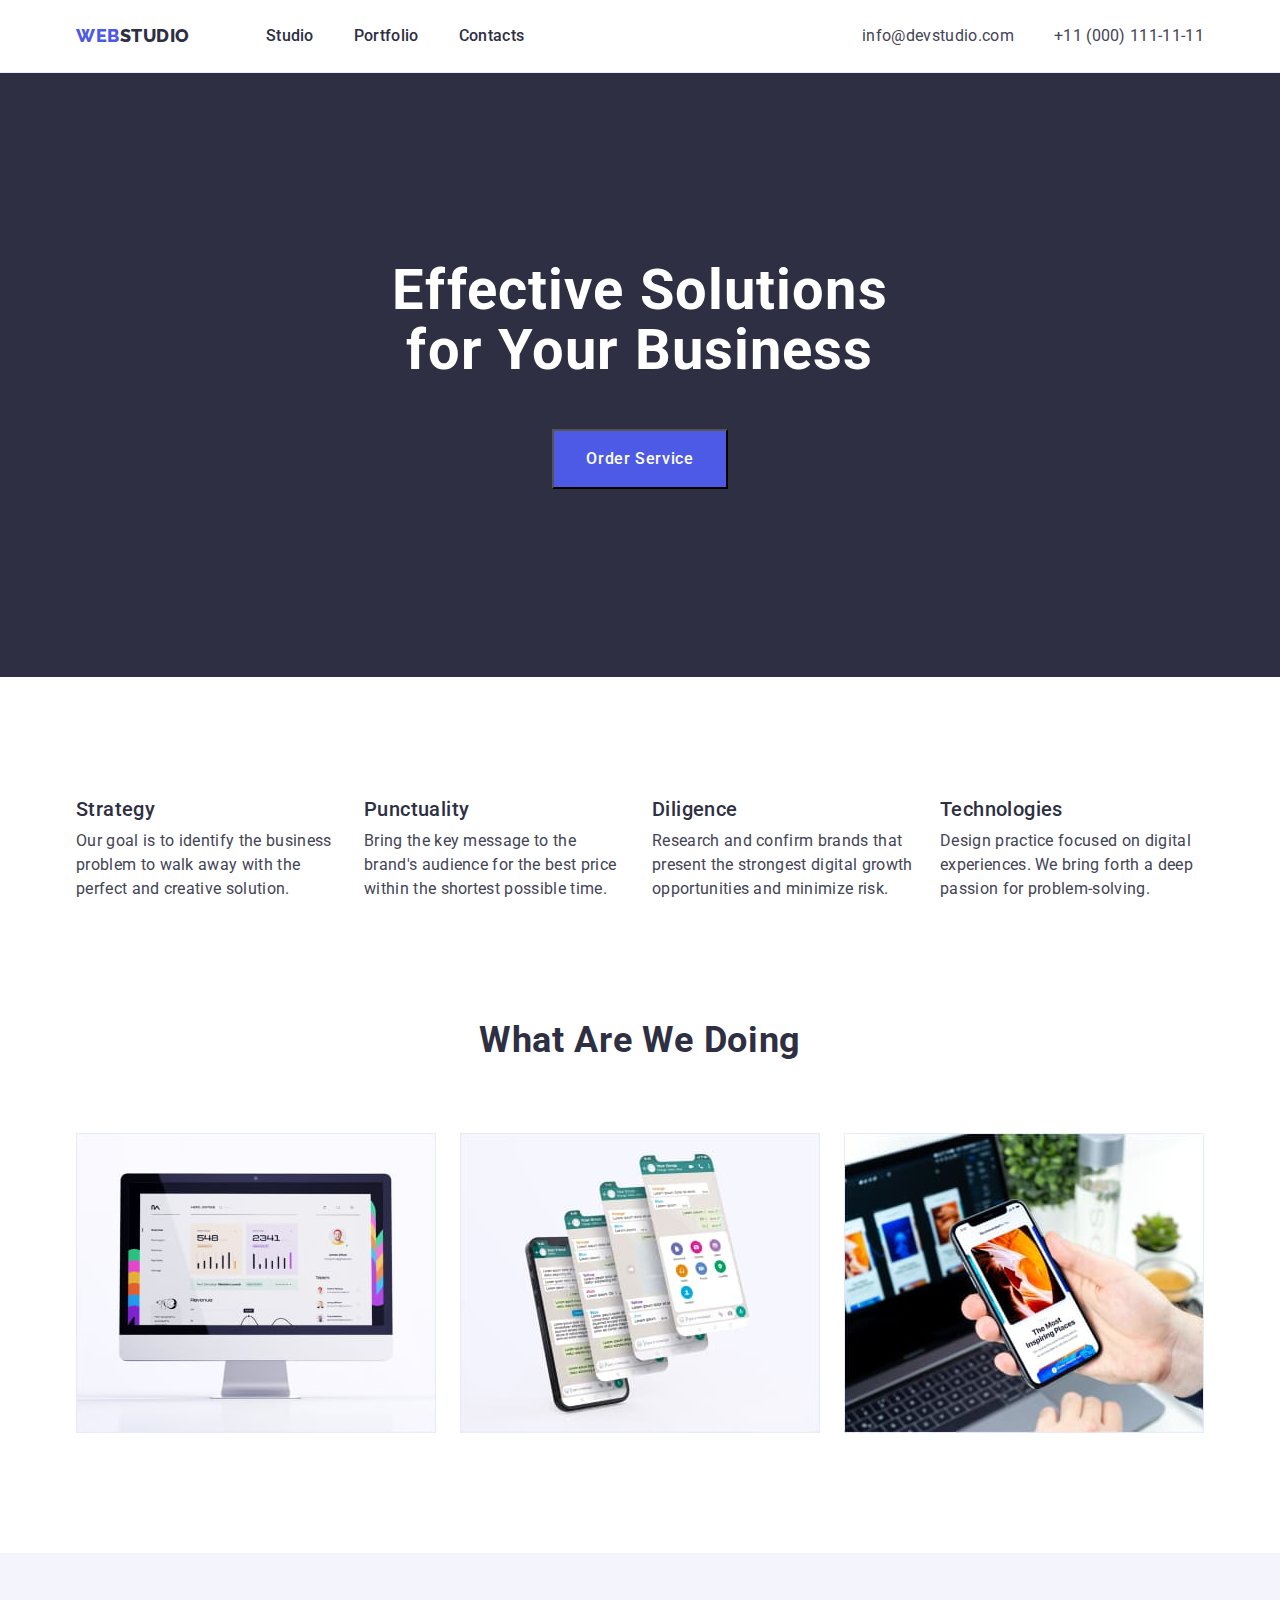
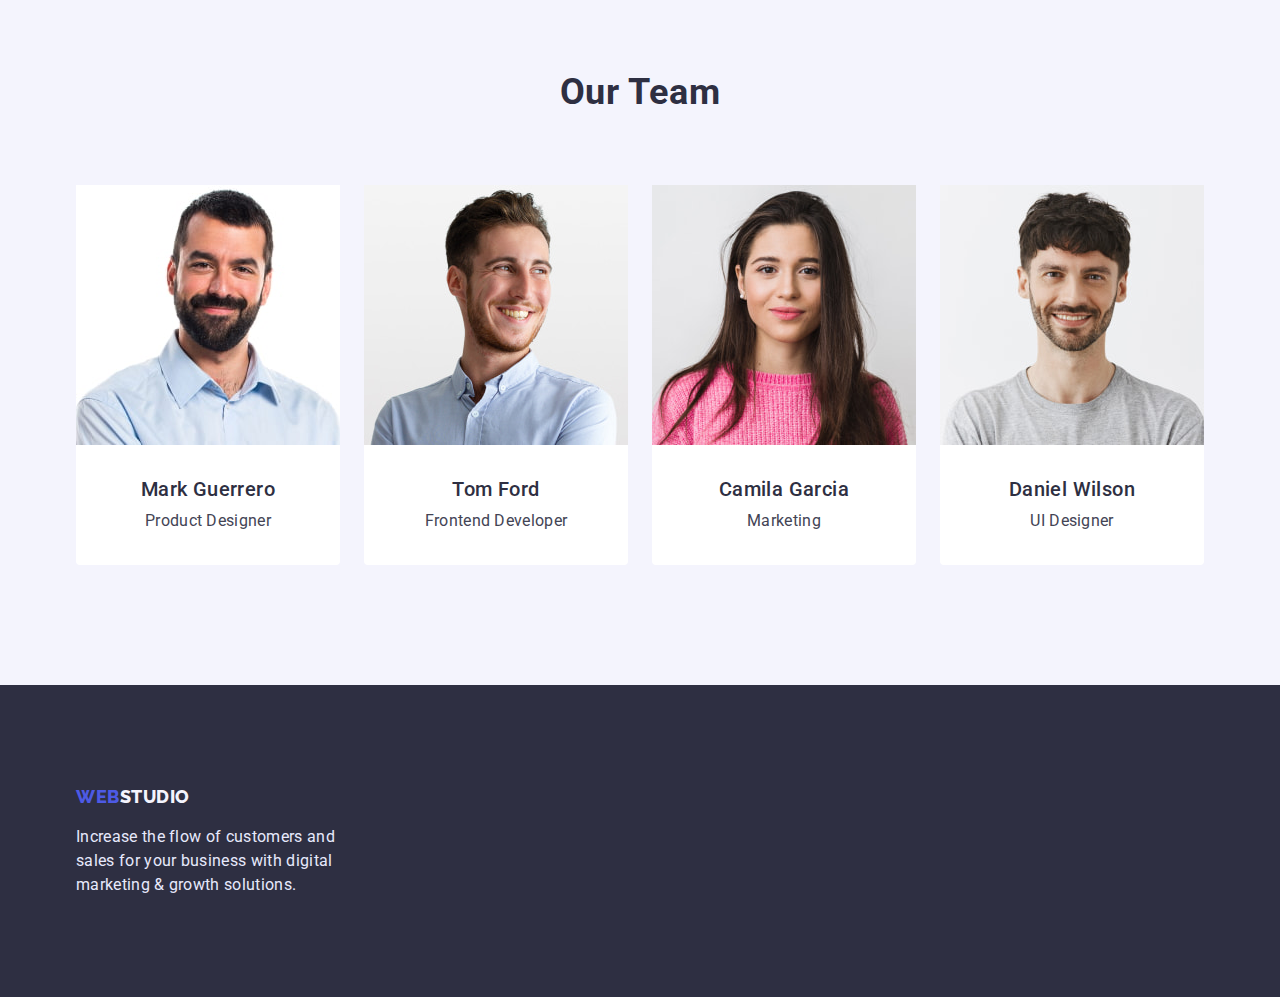
<file: index.html>
<!DOCTYPE html>
<html lang="en">
<head>
    <meta charset="UTF-8">
    <meta http-equiv="X-UA-Compatible" content="IE=edge">
    <meta name="viewport" content="width=device-width, initial-scale=1.0">
    <title>Web Studio </title>
    <link rel="preconnect" href="https://fonts.googleapis.com">
    <link rel="preconnect" href="https://fonts.gstatic.com" crossorigin>
    <link href="https://fonts.googleapis.com/css2?family=Montserrat:wght@400;700&family=Raleway:wght@800&family=Roboto:wght@400;500;700;900&display=swap" rel="stylesheet">
    <link rel="stylesheet" href="https://cdn.jsdelivr.net/npm/modern-normalize@1.1.0/modern-normalize.min.css">
    <link rel="stylesheet" href="./css/styles.css">
</head>
<body>
    <header class="top-header">
        <div class="container header-container">
        <nav class="top-nav">
        <a class="logo link" href="./index.html"> <span  class="accent">Web</span>Studio</a>
        <ul class="menu list">
            <li class="menu-iten"> <a class="menu-link link" href="./index.html">Studio</a> </li>
            <li class="menu-iten"> <a class="menu-link link" href="./portfolio.html">Portfolio</a> </li>
            <li class="menu-iten"> <a class="menu-link link" href="#">Contacts</a> </li>
        </ul>
       </nav> 
       <address class="contacts">
        <ul class="list contact-list">
            <li class="contact-iten"> <a class="contact-mail link" href="mailto:info@devstudio.com"> info@devstudio.com </a> </li>
            <li class="contact-iten"> <a class="contact-tel link" href="tel:+110001111111"> +11 (000) 111-11-11 </a> </li>
        </ul>
       </address>
       </div>
        
    </header>
    <main>
        <section class="hero">
            <div class="container">
              <h1 class="hero-title"> Effective Solutions for Your Business</h1>
              <button class="hero-button" type="button"> Order Service </button>
            </div>
            
        </section>

        <!-- Якості -->
        <section class="attribute">
            <div class="container">
                <h2 class="visually-hidden title-attribute">Оur Features</h2>
                <ul class="list attribute-list">
                <li class="attribute-iten">
                    <h3 class="title-qualities">Strategy</h3>
                    <p class="description">Our goal is to identify the business problem to walk away with the perfect and creative solution.
                    </p>
                </li>
                <li class="attribute-iten">
                    <h3 class="title-qualities">Punctuality</h3>
                    <p class="description"> Bring the key message to the brand's audience for the best price within the shortest possible time. 
                    </p>
                </li>
                <li class="attribute-iten">
                    <h3 class="title-qualities">Diligence</h3>
                    <p class="description">Research and confirm brands that present the strongest digital growth opportunities and minimize risk. 
                    </p>
                </li>
                <li class="attribute-iten">
                    <h3 class="title-qualities">Technologies</h3>
                    <p class="description">Design practice focused on digital experiences. We bring forth a deep passion for problem-solving. 
                    </p>
                </li>
                </ul> 
            </div>
            
        </section>
        <!-- Приклади робіт -->
        <section class="section">
            <div class="container">
                <h2 class="title-project-team ">What are we doing</h2>
                <ul class="list projects-list">
                  <li class="projects-list-iten">
                    <img src="./images/monitor.jpg" width="360" alt="Versions for computers"> 
                  </li>
                  <li class="projects-list-iten"> 
                    <img src="./images/applications.jpg" width="360" alt="Versions for applications">
                  </li>
                  <li class="projects-list-iten">
                    <img src="./images/phone.jpg" width="360" alt="Versions for mobile phones">
                  </li>
                </ul>
            </div>
        </section>
        <!-- Команда працівників -->
        <section class="our-team section">
            <div class="container">
                <h2 class="title-project-team">Our Team</h2>
                <ul class="list tem-list">
                    <li class="tem-item">
                        <img src="./images/mark.jpg" width="264" alt="Mark worker">
                        <div class="our-team-list">
                        <h3 class="title-qualities">Mark Guerrero</h3>
                        <p class="subtitle"> Product Designer </p>
                        </div>
                    </li>
                    <li class="tem-item">
                         <img src="./images/tom.jpg" width="264" alt="Tom worker">
                         <div class="our-team-list">
                         <h3 class="title-qualities">Tom Ford</h3>
                         <p class="subtitle">Frontend Developer</p>
                         </div>
                    </li>
                    <li class="tem-item">
                         <img src="./images/camila.jpg" width="264" alt="Camila worker">
                         <div class="our-team-list">
                         <h3 class="title-qualities">Camila Garcia</h3>
                         <p class="subtitle">Marketing</p>
                         </div>
                    </li>
                    <li class="tem-item">
                         <img src="./images/daniel.jpg" width="264" alt="Daniel worker">
                         <div class="our-team-list">
                         <h3 class="title-qualities">Daniel Wilson</h3>
                         <p class="subtitle">UI Designer</p>
                         </div>
                    </li>
                </ul>
            </div>
            
        </section>

    </main>

    <!-- Футер -->

    <footer class="footer">
        <div class="container">
            <a class="logo logo-footer link" href="./index.html"> <span  class="accent">Web</span>Studio</a>
            <p class="description footer-descriptions">Increase the flow of customers and sales for your business with digital marketing & growth solutions.
            </p>
        </div>
    </footer>


</body>
</html>
</file>
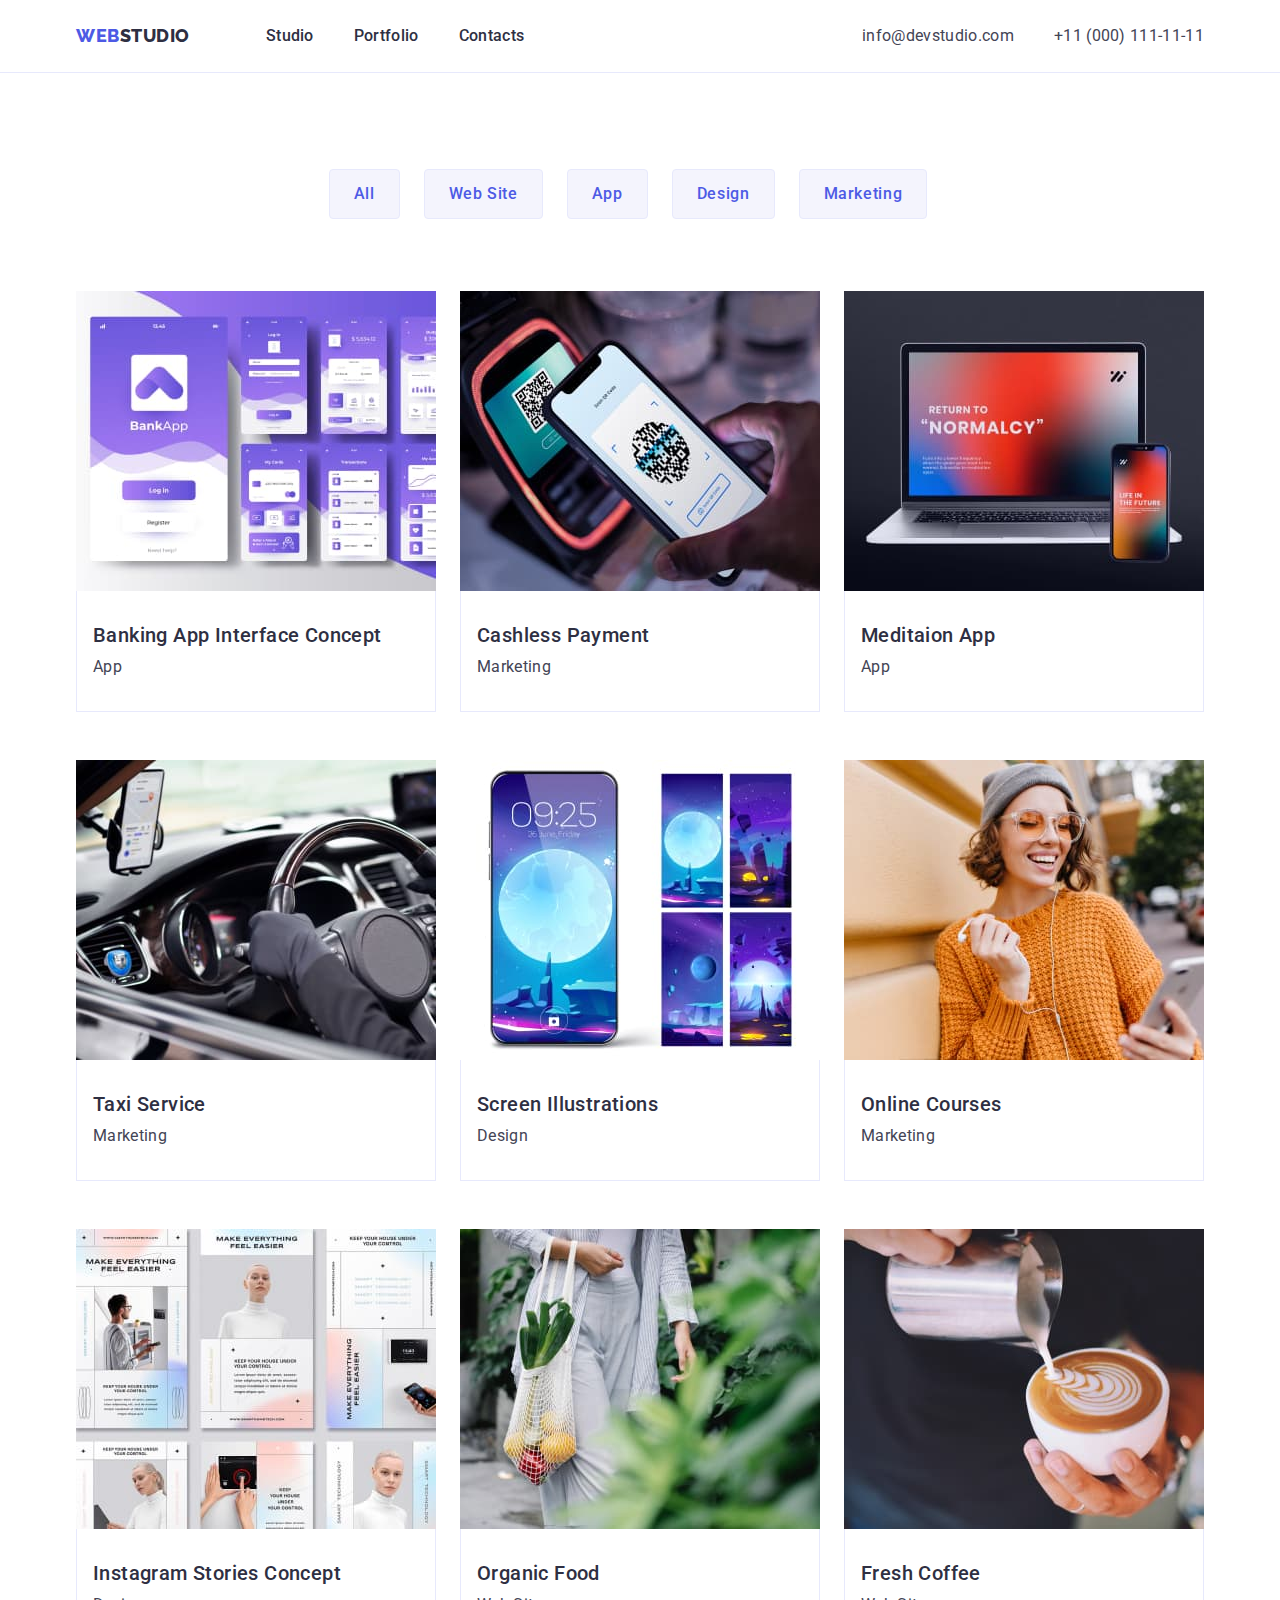
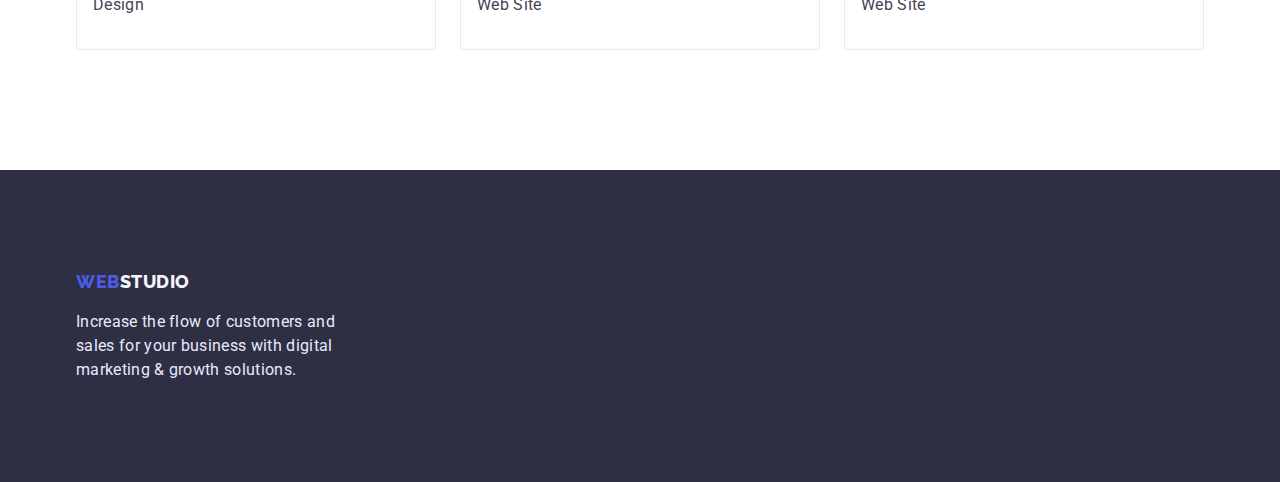
<file: portfolio.html>
<!DOCTYPE html>
<html lang="en">
<head>
    <meta charset="UTF-8">
    <meta http-equiv="X-UA-Compatible" content="IE=edge">
    <meta name="viewport" content="width=device-width, initial-scale=1.0">
    <title>Web Studio </title>
    <link rel="preconnect" href="https://fonts.googleapis.com">
    <link rel="preconnect" href="https://fonts.gstatic.com" crossorigin>
    <link href="https://fonts.googleapis.com/css2?family=Montserrat:wght@400;700&family=Raleway:wght@800&family=Roboto:wght@400;500;700;900&display=swap" rel="stylesheet">
    <link rel="stylesheet" href="https://cdn.jsdelivr.net/npm/modern-normalize@1.1.0/modern-normalize.min.css">
    <link rel="stylesheet" href="./css/styles.css">
</head>
<body>
    <header class="top-header">
        <div class="container header-container">
       <nav class="top-nav">
        <a class="logo link" href="./index.html"> <span  class="accent">Web</span>Studio</a>
        <ul class="menu list">
            <li class="menu-iten"> <a class="menu-link link" href="./index.html">Studio</a> </li>
            <li class="menu-iten"> <a class="menu-link link" href="./portfolio.html">Portfolio</a> </li>
            <li class="menu-iten"> <a class="menu-link link" href="#">Contacts</a> </li>
        </ul>
       </nav> 
       <address class="contacts ">
        <ul class="list contact-list">
            <li class="contact-iten"> <a class="contact-mail link" href="mailto:info@devstudio.com"> info@devstudio.com </a> </li>
            <li class="contact-iten"> <a class="contact-tel link" href="tel:+110001111111"> +11 (000) 111-11-11 </a> </li>
        </ul>
       </address>
       </div>
        
    </header>
    <main>
                 <!-- Kнопки-фільтри -->
        <section class="projects">
            <div class="container">
                <h1 class="visually-hidden">Projects</h1>
                <h2 class="visually-hidden" >Filter-buttons</h2>
                <ul class="list filter-buttons">
                    <li class="filter-buttons-iten">
                        <button class="filter-button" type="button"> All </button>
                    </li>
                    <li class="filter-buttons-iten">
                        <button class="filter-button"  type="button"> Web Site </button>
                    </li>
                    <li class="filter-buttons-iten">
                        <button class="filter-button"  type="button"> App </button>
                    </li>
                    <li class="filter-buttons-iten">
                        <button class="filter-button"  type="button"> Design </button>
                    </li>
                    <li class="filter-buttons-iten">
                        <button class="filter-button"  type="button"> Marketing </button>
                    </li>

                </ul>
                <h2 class="visually-hidden">Our projects</h2>
                <ul class="list projects-list">
                    <li class="projects-list-iten">
                        <img src="./images/appbanking.jpg" width="360" alt="App banking">
                        <div class="project-classification">
                        <h3 class="title-qualities project-classification-text">Banking App Interface Concept</h3>
                        <p class="subtitle project-classification-text">App</p>
                        </div>
                    </li>
                    <li class="projects-list-iten">
                        <img src="./images/cashless.jpg" width="360" alt="Cashless Payment">
                        <div class="project-classification">
                        <h3 class="title-qualities project-classification-text">Cashless Payment</h3>
                        <p class="subtitle project-classification-text">Marketing</p>
                        </div>
                    </li>
                    <li class="projects-list-iten">
                        <img src="./images/meditaion.jpg" width="360" alt="Meditaion App">
                        <div class="project-classification">
                        <h3 class="title-qualities project-classification-text">Meditaion App</h3>
                        <p class="subtitle project-classification-text">App</p>
                        </div>
                    </li>
                    <li class="projects-list-iten">
                        <img src="./images/taxi.jpg" width="360" alt="Taxi Service">
                        <div class="project-classification">
                        <h3 class="title-qualities project-classification-text">Taxi Service</h3>
                        <p class="subtitle project-classification-text">Marketing</p>
                        </div>
                    </li>
                    <li class="projects-list-iten">
                        <img src="./images/illustrations.jpg" width="360" alt="Screen Illustrations">
                        <div class="project-classification">
                        <h3 class="title-qualities project-classification-text">Screen Illustrations</h3>
                        <p class="subtitle project-classification-text">Design</p>
                        </div>
                    </li>
                    <li class="projects-list-iten">
                        <img src="./images/courses.jpg" width="360" alt="Online Courses">
                        <div class="project-classification">
                        <h3 class="title-qualities project-classification-text">Online Courses</h3>
                        <p class="subtitle project-classification-text">Marketing</p>
                        </div>
                    </li>
                    <li class="projects-list-iten">
                        <img src="./images/instagram.jpg" width="360" alt="Instagram Stories Concept">
                        <div class="project-classification">
                        <h3 class="title-qualities project-classification-text">Instagram Stories Concept</h3>
                        <p class="subtitle project-classification-text">Design</p>
                        </div>
                    </li>
                    <li class="projects-list-iten">
                        <img src="./images/food.jpg" width="360" alt="Organic Food">
                        <div class="project-classification">
                        <h3 class="title-qualities project-classification-text">Organic Food</h3>
                        <p class="subtitle project-classification-text">Web Site</p>
                        </div>
                    </li>
                    <li class="projects-list-iten">
                        <img src="./images/coffee.jpg" width="360" alt="Fresh Coffee">
                        <div class="project-classification">
                        <h3 class="title-qualities project-classification-text">Fresh Coffee</h3>
                        <p class="subtitle project-classification-text">Web Site</p>
                        </div>
                    </li>
                </ul>
            </div>
        </section>
        
    </main>

    <!-- Футер -->

    <footer class="footer">
        <div class="container">
            <a class="logo logo-footer link" href="./index.html"> <span  class="accent">Web</span>Studio</a>
            <p class="description footer-descriptions">Increase the flow of customers and sales for your business with digital marketing & growth solutions.
            </p>
        </div>
    </footer>

</body>
</html>
</file>
<file: css/styles.css>
:root {
  --accent-color: #404BBF; 
  --primery-text-color: #2E2F42;
  --secondary-tex-color: #434455;
}
h1,h2,h3,h4,h5,h6,p {
  margin-top: 0;
  margin-bottom: 0;
}
ul {
  margin-top: 0;
  margin-bottom: 0;
  padding-left: 0;
}
img {
  display: block;
}
.container {
  width: 1158px;
  margin-left: auto ;
  margin-right: auto;
  padding-left: 15px;
  padding-right: 15px;
}
.section {
    padding-top: 120px;
    padding-bottom: 120px;
  }

/* ==============================HEADER==================== */
body {
  font-family: 'Roboto' , sans-serif;
  font-size: 16px;
}
.top-header {
  padding-top: 24px;
  padding-bottom: 24px;
  border-bottom: 1px solid #E7E9FC;
}
.header-container {
  display:flex;
  align-items: center;

}
.top-nav {
  display: flex;
  align-items: center;
}
.menu {
  display: flex;
  align-items: center;
}

.logo {
    font-family: 'Raleway' , sans-serif;
    font-weight: 800;
    font-size: 18px;
    line-height: 1.33;
    letter-spacing: 0.03em;
    text-transform: uppercase;
    color: #2E2F42;
    margin-right: 76px;
}
.accent {
    color: #4D5AE5;
}

.list {
    list-style: none;
}
.link {
    text-decoration: none;
}
.menu-link {
    font-weight: 500;
    line-height: 1.5;
    letter-spacing: 0.02em;
    color: var(--primery-text-color);
}
.menu-link:hover,
.menu-link:focus {
    color: var(--accent-color);
}

.menu-iten:not(:last-child) {
margin-right: 40px;
}
.contacts {
  font-style: normal;
  margin-left: auto;
}
.contact-list {
  display: flex;
}
.contact-mail {
    line-height: 1.5;
    letter-spacing: 0.02em;
    color: var(--secondary-tex-color);
}
.contact-iten:not(:last-child){
  margin-right: 40px;
}

.contact-mail:hover,
.contact-mail:focus {
    color: var(--accent-color);
}
.contact-tel {
    line-height: 1.5;
    letter-spacing: 0.02em;
    color: var(--secondary-tex-color);
}
/* ========================================HERO========================== */

.hero {
    background-color:#2E2F42;
    text-align: center;
    padding-top: 188px;
    padding-bottom: 188px;
}
.hero-title {
    max-width:500px;
    margin-left: auto;
    margin-right: auto;
    font-weight: 700;
    font-size: 56px;
    line-height: 1.07;
    text-align: center;
    letter-spacing: 0.02em;
    color: #FFFFFF;
    
}
.hero-button {
    min-width: 169px;
    padding-top: 16px;
    padding-bottom: 16px;
    padding-left: 32px;
    padding-right: 32px;
    font-family: 'Roboto' , sans-serif;
    font-weight: 500;
    font-size: 16px;
    line-height: 1.5;    
    letter-spacing: 0.04em;
    color: #FFFFFF;
    background-color: #4D5AE5;
    cursor: pointer ;
    margin-top: 48px;
    
}
.hero-button:hover,
.hero-button:focus {
    background-color: var(--accent-color);
}
/* =================================KOMPONENTS======================= */
.visually-hidden {
    position: absolute;
      white-space: nowrap;
      width: 1px;
      height: 1px;
      overflow: hidden;
      border: 0;
      padding: 0;
      clip: rect(0 0 0 0);
      clip-path: inset(50%);
    margin: -1px;
  }
  .attribute {
    padding-top: 120px;
  }
  .attribute-iten {
      flex-basis: calc((100% - 3*24px)/3); 
  }
  .attribute-list {
    display: flex;
    gap: 24px;
  }
  .title-qualities {
    font-weight: 500;
    font-size: 20px;
    line-height: 1.2;
    letter-spacing: 0.02em;
    color: var(--primery-text-color);
    margin-bottom: 8px;  
  }
  .description {
    line-height: 1.5;
    letter-spacing: 0.02em;
    color: var(--secondary-tex-color);
  }
  .projects-list {
    display: flex;
    flex-wrap: wrap;
    gap: 24px;
    row-gap: 48px;  
  }
  .projects-list-iten {
    flex-basis: calc((100% - 2*24px)/3); 
  }
  .our-team {
    background-color:  #F4F4FD;
  }
  .tem-item {
    flex-basis: calc((100% - 3*24px)/4); 
  }
  .tem-list {
    text-align: center;
    display: flex;
    flex-wrap: wrap;
    gap: 24px;
  }
  .our-team-list {
    border-radius: 0px 0px 4px 4px;
    background-color: #FFFFFF;
    display: flex;
    flex-direction: column;
    padding: 32px;
  }
  .title-project-team {
    font-weight: 700;
    font-size: 36px;
    line-height: 1.11;
    text-align: center;
    letter-spacing: 0.02em;
    text-transform: capitalize;
    color: var(--primery-text-color);
    margin-bottom: 72px;
  }
  .projects {
    padding-top: 96px;
    padding-bottom: 120px;
  }
  
  .filter-buttons {
    
    display: flex;
    flex-direction: row;
    justify-content: center;
    align-items: center;
    margin-bottom: 72px;
    
  }
  .filter-button {
    font-family: 'Roboto' , sans-serif;
    font-weight: 500;
    font-size: 16px;
    line-height: 1.5;
    letter-spacing: 0.04em;
    color: #4D5AE5;
    background-color: #F4F4FD;
    cursor: pointer;
    border-radius: 4px;
    padding-left: 24px;
    padding-right: 24px;
    padding-top: 12px;
    padding-bottom: 12px;
    border: 1px solid #E7E9FC;
  }
  
  .filter-button:hover,
  .filter-button:focus {
    background-color: var(--accent-color);
    color: #FFFFFF;
  }
  .filter-buttons-iten {
    margin-right: 24px;
  }
  .project-classification {
    background: #FFFFFF;
    border: 1px solid #E7E9FC;
    border-top-style: none;
    padding: 32px 16px;
  }
 
  .subtitle {
    line-height: 1.5;
    letter-spacing: 0.02em;
    color: var(--secondary-tex-color);
    
  }
  /* ============================FOOTER========================= */
  .footer {
    padding-top: 100px;
    padding-bottom: 100px;
    background-color: #2E2F42;
  }
  .logo-footer {
    color: #F4F4FD;
    margin-right: 0;
  }
  
  .footer-descriptions {
    width: 264px;
    margin-top: 16px;
    color: #E7E9FC;
  }
</file>
